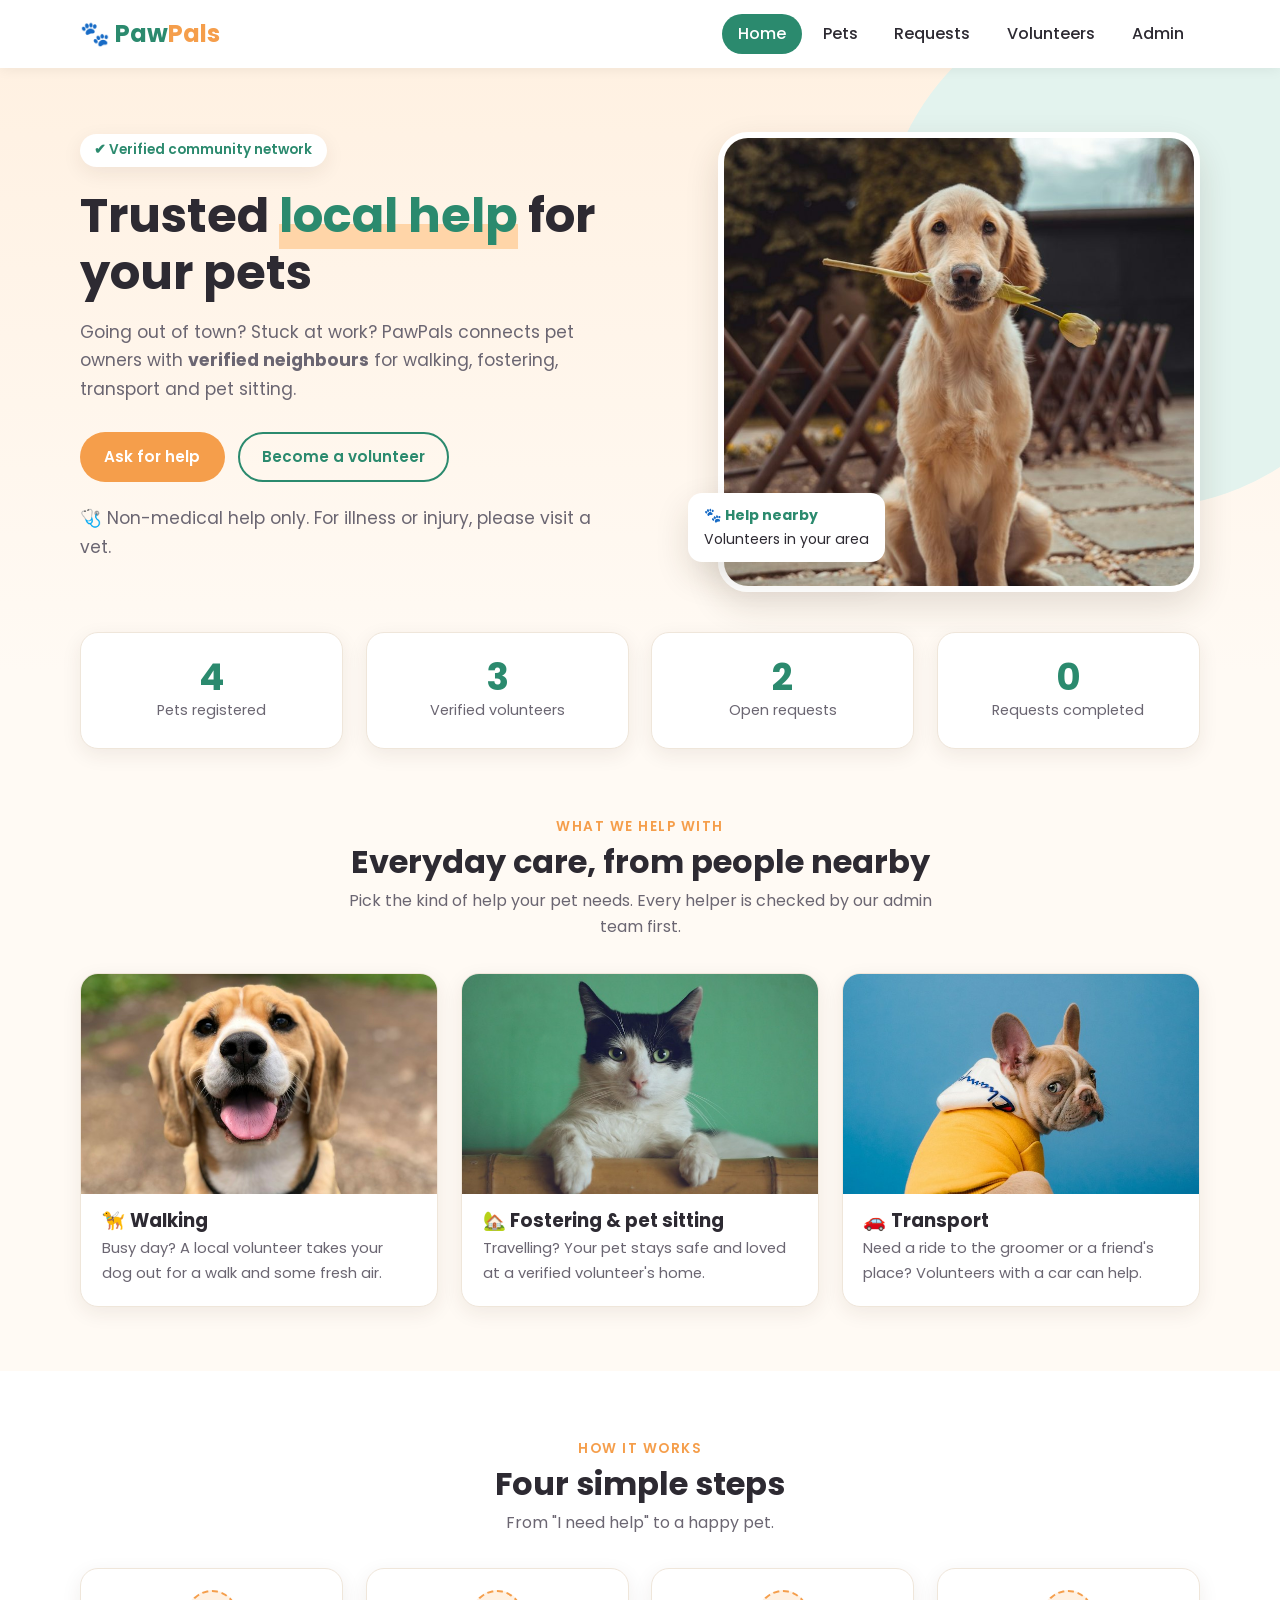
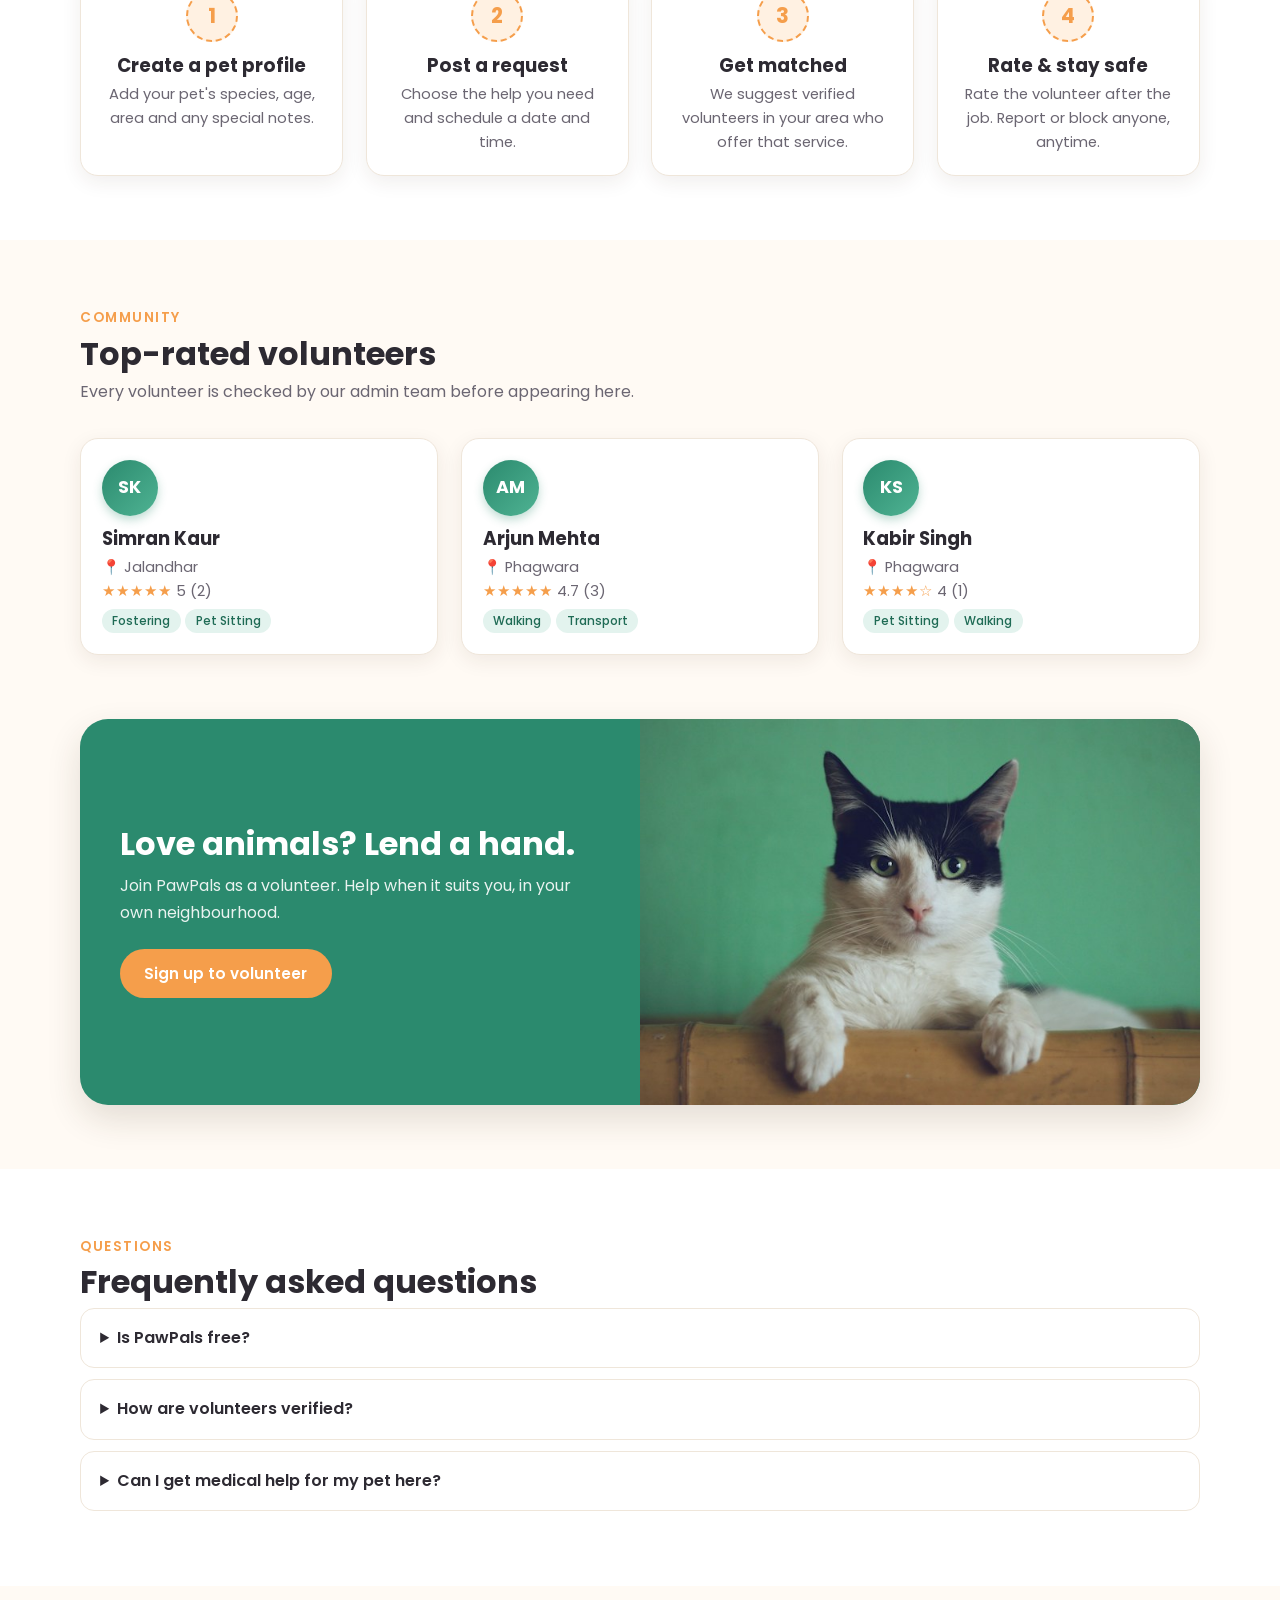
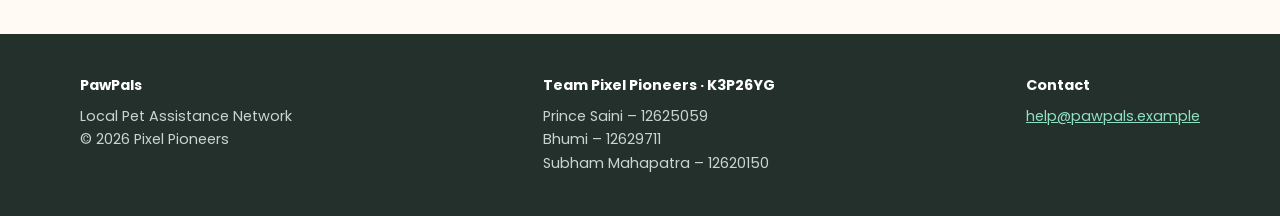
<file: index.html>
<!DOCTYPE html>
<!-- =====================================================================
     PawPals – Local Pet Assistance Network
     Page  : index.html (HOME)
     Team  : Pixel Pioneers (K3P26YG) – CSE326 Internet Programming
             Prince Saini (12625059) · Bhumi (12629711) · Subham Mahapatra (12620150)
     ---------------------------------------------------------------------
     All pages share:  style.css (design)  +  script.js (behaviour)
     The <header> and <footer> are copied on every page – if you edit
     the menu, change it on all 5 pages.
     ===================================================================== -->
<html lang="en">
<head>
  <!-- Character set + mobile-friendly viewport -->
  <meta charset="UTF-8">
  <meta name="viewport" content="width=device-width, initial-scale=1.0">
  <meta name="description" content="A verified community network for non-medical pet help: walking, fostering, transport and pet sitting.">
  <title>PawPals – Local Pet Assistance Network</title>
  <!-- Google Font "Poppins" (falls back to Arial when offline) -->
  <link rel="preconnect" href="https://fonts.googleapis.com">
  <link href="https://fonts.googleapis.com/css2?family=Poppins:wght@400;500;600;700&display=swap" rel="stylesheet">
  <link rel="stylesheet" href="style.css">
</head>

<!-- data-page tells script.js which page code to run -->
<body data-page="home">

  <!-- ===== HEADER / NAVIGATION (same on every page) ===== -->
  <header class="site-header">
    <div class="container">
      <a href="index.html" class="logo">Paw<span>Pals</span></a>
      <nav aria-label="Main menu">
        <ul class="nav-list">
          <li><a href="index.html" class="active">Home</a></li>
          <li><a href="pets.html">Pets</a></li>
          <li><a href="requests.html">Requests</a></li>
          <li><a href="volunteers.html">Volunteers</a></li>
          <li><a href="admin.html">Admin</a></li>
        </ul>
      </nav>
    </div>
  </header>

  <main>
    <!-- ===== HERO: text on the left, photo on the right (CSS Grid) ===== -->
    <section class="hero">
      <div class="container">
        <div>
          <span class="hero-pill">✔ Verified community network</span>
          <h1>Trusted <mark>local help</mark> for your pets</h1>
          <p>
            Going out of town? Stuck at work? PawPals connects pet owners with
            <strong>verified neighbours</strong> for walking, fostering, transport
            and pet sitting.
          </p>
          <div class="hero-buttons">
            <a href="requests.html" class="btn btn-accent">Ask for help</a>
            <a href="volunteers.html" class="btn btn-outline">Become a volunteer</a>
          </div>
          <p class="hero-note">🩺 Non-medical help only. For illness or injury, please visit a vet.</p>
        </div>

        <!-- figure = an image with its own meaning (Unit 2 semantic tag) -->
        <figure class="hero-photo">
          <img src="hero-dog.jpg" alt="Golden retriever puppy holding a yellow tulip">
          <!-- floating card is placed with position: absolute -->
          <figcaption class="float-card">
            <strong>🐾 Help nearby</strong>
            Volunteers in your area
          </figcaption>
        </figure>
      </div>
    </section>

    <!-- ===== LIVE STATISTICS (numbers filled in by script.js → initHome) ===== -->
    <section class="stats">
      <div class="container grid">
        <div class="card stat"><strong id="stat-pets">0</strong><span>Pets registered</span></div>
        <div class="card stat"><strong id="stat-volunteers">0</strong><span>Verified volunteers</span></div>
        <div class="card stat"><strong id="stat-open">0</strong><span>Open requests</span></div>
        <div class="card stat"><strong id="stat-done">0</strong><span>Requests completed</span></div>
      </div>
    </section>

    <!-- ===== SERVICES: three photo cards ===== -->
    <section class="section">
      <div class="container center">
        <span class="eyebrow">What we help with</span>
        <h2>Everyday care, from people nearby</h2>
        <p class="section-intro">Pick the kind of help your pet needs. Every helper is checked by our admin team first.</p>

        <div class="grid" style="text-align:left;">
          <!-- The extra class (walk / foster / transport) picks the emoji in CSS -->
          <article class="card service-card walk">
            <div class="card-photo"><img src="walking-dog.jpg" alt="Happy beagle outdoors"></div>
            <h3>Walking</h3>
            <p>Busy day? A local volunteer takes your dog out for a walk and some fresh air.</p>
          </article>
          <article class="card service-card foster">
            <div class="card-photo"><img src="cat.jpg" alt="Black and white cat resting on a shelf"></div>
            <h3>Fostering &amp; pet sitting</h3>
            <p>Travelling? Your pet stays safe and loved at a verified volunteer's home.</p>
          </article>
          <article class="card service-card transport">
            <div class="card-photo"><img src="transport-dog.jpg" alt="French bulldog in a yellow hoodie"></div>
            <h3>Transport</h3>
            <p>Need a ride to the groomer or a friend's place? Volunteers with a car can help.</p>
          </article>
        </div>
      </div>
    </section>

    <!-- ===== HOW IT WORKS (steps numbered by a CSS counter) ===== -->
    <section class="section section-white">
      <div class="container center">
        <span class="eyebrow">How it works</span>
        <h2>Four simple steps</h2>
        <p class="section-intro">From "I need help" to a happy pet.</p>
        <div class="grid steps">
          <article class="card step">
            <h3>Create a pet profile</h3>
            <p>Add your pet's species, age, area and any special notes.</p>
          </article>
          <article class="card step">
            <h3>Post a request</h3>
            <p>Choose the help you need and schedule a date and time.</p>
          </article>
          <article class="card step">
            <h3>Get matched</h3>
            <p>We suggest verified volunteers in your area who offer that service.</p>
          </article>
          <article class="card step">
            <h3>Rate &amp; stay safe</h3>
            <p>Rate the volunteer after the job. Report or block anyone, anytime.</p>
          </article>
        </div>
      </div>
    </section>

    <!-- ===== TOP VOLUNTEERS (cards generated by script.js) ===== -->
    <section class="section">
      <div class="container">
        <span class="eyebrow">Community</span>
        <h2>Top-rated volunteers</h2>
        <p class="section-intro">Every volunteer is checked by our admin team before appearing here.</p>
        <div class="grid" id="top-volunteers">
          <!-- volunteer cards are inserted here -->
        </div>
      </div>
    </section>

    <!-- ===== CALL TO ACTION band ===== -->
    <section class="section" style="padding-top:0;">
      <div class="container">
        <div class="cta">
          <div class="cta-text">
            <h2>Love animals? Lend a hand.</h2>
            <p>Join PawPals as a volunteer. Help when it suits you, in your own neighbourhood.</p>
            <a href="volunteers.html" class="btn btn-accent">Sign up to volunteer</a>
          </div>
          <img src="cat.jpg" alt="Curious cat looking at the camera">
        </div>
      </div>
    </section>

    <!-- ===== FAQ using <details> / <summary> (Unit 2) ===== -->
    <section class="section section-white">
      <div class="container">
        <span class="eyebrow">Questions</span>
        <h2>Frequently asked questions</h2>
        <details>
          <summary>Is PawPals free?</summary>
          <p>Yes. It is a community network run by volunteers.</p>
        </details>
        <details>
          <summary>How are volunteers verified?</summary>
          <p>An admin checks each new volunteer profile before it becomes visible or can be matched.</p>
        </details>
        <details>
          <summary>Can I get medical help for my pet here?</summary>
          <p>No. PawPals is only for non-medical help. Please contact a registered vet for health issues.</p>
        </details>
      </div>
    </section>
  </main>

  <!-- ===== FOOTER (same on every page) ===== -->
  <footer class="site-footer">
    <div class="container">
      <div>
        <h4>PawPals</h4>
        <p>Local Pet Assistance Network<br>&copy; <span id="year">2026</span> Pixel Pioneers</p>
      </div>
      <div>
        <h4>Team Pixel Pioneers · K3P26YG</h4>
        <ul>
          <li>Prince Saini – 12625059</li>
          <li>Bhumi – 12629711</li>
          <li>Subham Mahapatra – 12620150</li>
        </ul>
      </div>
      <address>
        <h4>Contact</h4>
        <a href="mailto:help@pawpals.example">help@pawpals.example</a>
      </address>
    </div>
  </footer>

  <!-- JavaScript loaded last so the HTML exists before it runs -->
  <script src="script.js"></script>
</body>
</html>
</file>
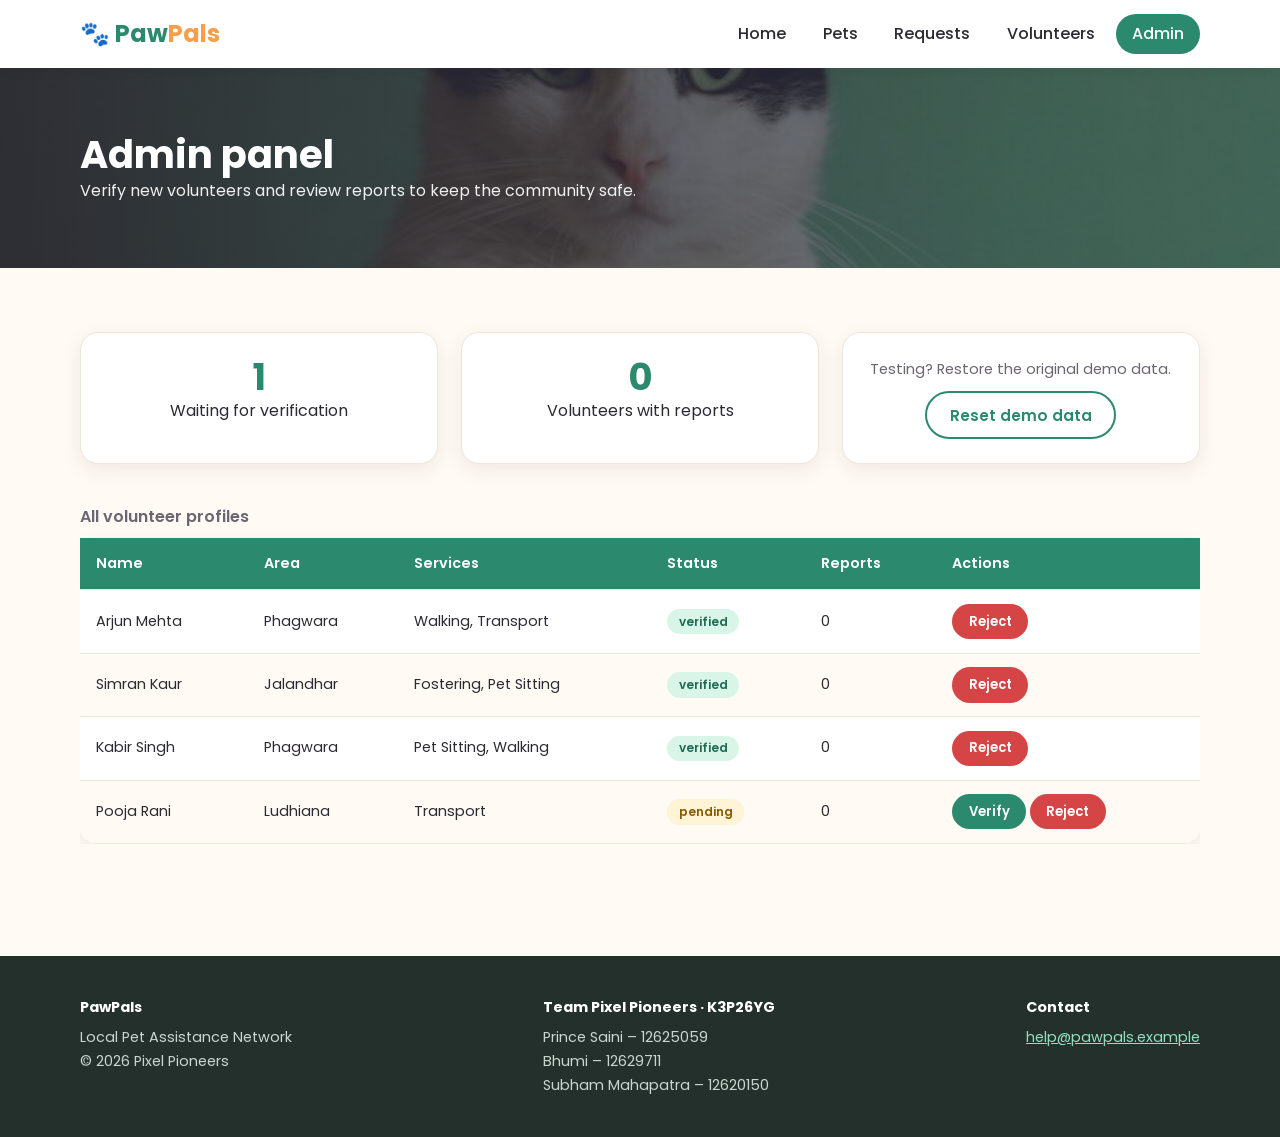
<file: admin.html>
<!DOCTYPE html>
<!-- =====================================================================
     Page  : admin.html  –  ADMIN VERIFICATION
     Admin can verify / reject volunteers, see report counts, unblock,
     and reset the demo data. Logic lives in script.js → section 8.
     (A real site would protect this page with a login.)
     ===================================================================== -->
<html lang="en">
<head>
  <meta charset="UTF-8">
  <meta name="viewport" content="width=device-width, initial-scale=1.0">
  <title>Admin – PawPals</title>
  <!-- Google Font "Poppins" (falls back to Arial when offline) -->
  <link rel="preconnect" href="https://fonts.googleapis.com">
  <link href="https://fonts.googleapis.com/css2?family=Poppins:wght@400;500;600;700&display=swap" rel="stylesheet">
  <link rel="stylesheet" href="style.css">
</head>
<body data-page="admin">

  <!-- ===== HEADER ===== -->
  <header class="site-header">
    <div class="container">
      <a href="index.html" class="logo">Paw<span>Pals</span></a>
      <nav aria-label="Main menu">
        <ul class="nav-list">
          <li><a href="index.html">Home</a></li>
          <li><a href="pets.html">Pets</a></li>
          <li><a href="requests.html">Requests</a></li>
          <li><a href="volunteers.html">Volunteers</a></li>
          <li><a href="admin.html" class="active">Admin</a></li>
        </ul>
      </nav>
    </div>
  </header>

  <main>
    <!-- Banner photo is chosen by the "banner-admin" class in style.css -->
    <section class="page-banner banner-admin">
      <div class="container">
        <h1>Admin panel</h1>
        <p>Verify new volunteers and review reports to keep the community safe.</p>
      </div>
    </section>

    <!-- ===== SUMMARY CARDS ===== -->
    <section class="section" style="padding-bottom:1rem;">
      <div class="container grid">
        <div class="card stat"><strong id="admin-pending">0</strong>Waiting for verification</div>
        <div class="card stat"><strong id="admin-reported">0</strong>Volunteers with reports</div>
        <div class="card stat">
          <p style="margin-bottom:0.6rem;">Testing? Restore the original demo data.</p>
          <button class="btn btn-outline" onclick="resetDemoData()">Reset demo data</button>
        </div>
      </div>
    </section>

    <!-- ===== VERIFICATION TABLE ===== -->
    <section class="section" style="padding-top:1rem;">
      <div class="container table-wrap">
        <table>
          <caption>All volunteer profiles</caption>
          <thead>
            <tr>
              <th scope="col">Name</th>
              <th scope="col">Area</th>
              <th scope="col">Services</th>
              <th scope="col">Status</th>
              <th scope="col">Reports</th>
              <th scope="col">Actions</th>
            </tr>
          </thead>
          <tbody id="admin-table-body">
            <!-- rows inserted by renderAdmin() -->
          </tbody>
        </table>
      </div>
    </section>
  </main>

  <!-- ===== FOOTER ===== -->
  <footer class="site-footer">
    <div class="container">
      <div>
        <h4>PawPals</h4>
        <p>Local Pet Assistance Network<br>&copy; <span id="year">2026</span> Pixel Pioneers</p>
      </div>
      <div>
        <h4>Team Pixel Pioneers · K3P26YG</h4>
        <ul>
          <li>Prince Saini – 12625059</li>
          <li>Bhumi – 12629711</li>
          <li>Subham Mahapatra – 12620150</li>
        </ul>
      </div>
      <address>
        <h4>Contact</h4>
        <a href="mailto:help@pawpals.example">help@pawpals.example</a>
      </address>
    </div>
  </footer>

  <script src="script.js"></script>
</body>
</html>
</file>
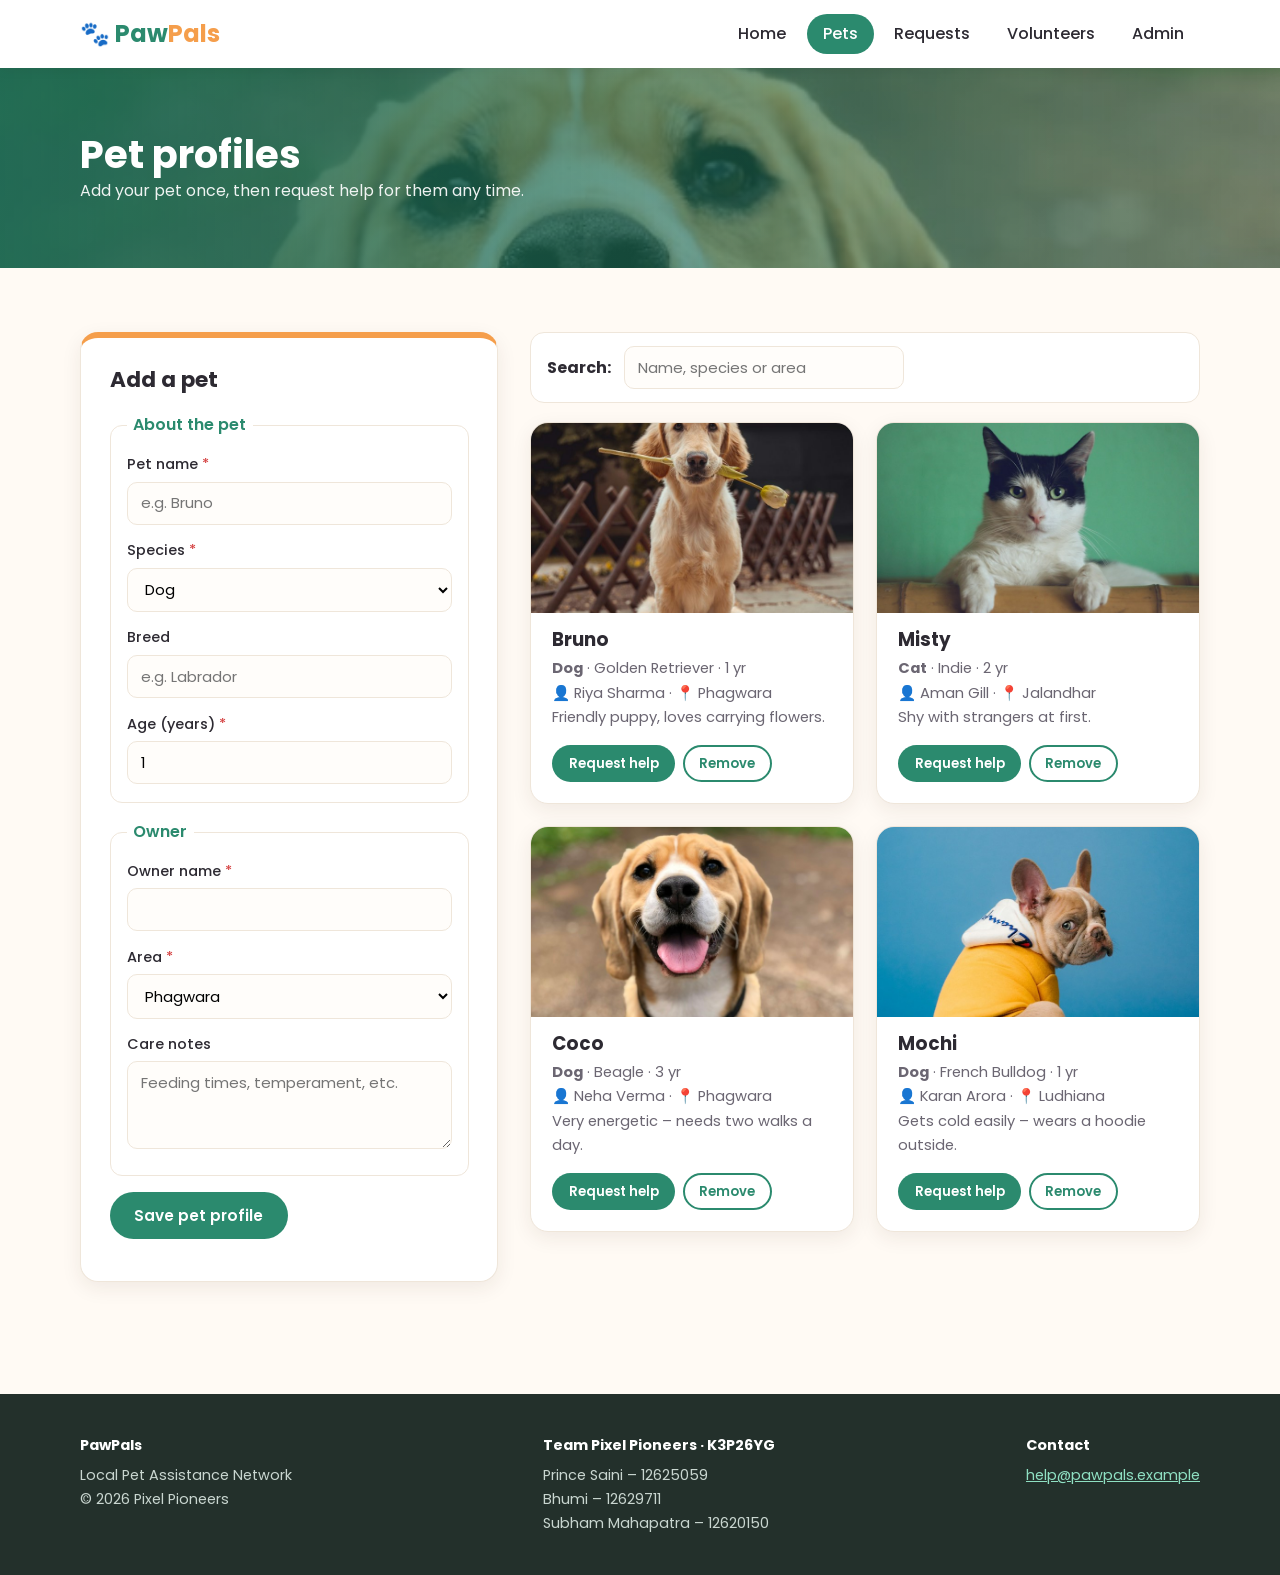
<file: pets.html>
<!DOCTYPE html>
<!-- =====================================================================
     Page  : pets.html  –  PET PROFILES
     Left  : form to add a pet profile
     Right : search box + list of pet cards (built by script.js → section 5)
     ===================================================================== -->
<html lang="en">
<head>
  <meta charset="UTF-8">
  <meta name="viewport" content="width=device-width, initial-scale=1.0">
  <title>Pet Profiles – PawPals</title>
  <!-- Google Font "Poppins" (falls back to Arial when offline) -->
  <link rel="preconnect" href="https://fonts.googleapis.com">
  <link href="https://fonts.googleapis.com/css2?family=Poppins:wght@400;500;600;700&display=swap" rel="stylesheet">
  <link rel="stylesheet" href="style.css">
</head>
<body data-page="pets">

  <!-- ===== HEADER (same on every page; "active" class moves) ===== -->
  <header class="site-header">
    <div class="container">
      <a href="index.html" class="logo">Paw<span>Pals</span></a>
      <nav aria-label="Main menu">
        <ul class="nav-list">
          <li><a href="index.html">Home</a></li>
          <li><a href="pets.html" class="active">Pets</a></li>
          <li><a href="requests.html">Requests</a></li>
          <li><a href="volunteers.html">Volunteers</a></li>
          <li><a href="admin.html">Admin</a></li>
        </ul>
      </nav>
    </div>
  </header>

  <main>
    <!-- Banner photo is chosen by the "banner-pets" class in style.css -->
    <section class="page-banner banner-pets">
      <div class="container">
        <h1>Pet profiles</h1>
        <p>Add your pet once, then request help for them any time.</p>
      </div>
    </section>

    <section class="section">
      <div class="container two-col">

        <!-- ===== ADD-PET FORM =====
             "required" makes the browser check the field before submit.
             The id on each input is used by script.js to read the value. -->
        <form id="pet-form" class="form-card">
          <h3>Add a pet</h3>

          <fieldset>
            <legend>About the pet</legend>

            <div class="form-group">
              <label for="pet-name" class="required">Pet name</label>
              <input type="text" id="pet-name" placeholder="e.g. Bruno" required maxlength="30">
            </div>

            <div class="form-group">
              <label for="pet-species" class="required">Species</label>
              <select id="pet-species" required>
                <option>Dog</option>
                <option>Cat</option>
                <option>Bird</option>
                <option>Rabbit</option>
                <option>Other</option>
              </select>
            </div>

            <div class="form-group">
              <label for="pet-breed">Breed</label>
              <input type="text" id="pet-breed" placeholder="e.g. Labrador">
            </div>

            <div class="form-group">
              <label for="pet-age" class="required">Age (years)</label>
              <input type="number" id="pet-age" min="0" max="30" value="1" required>
            </div>
          </fieldset>

          <fieldset>
            <legend>Owner</legend>

            <div class="form-group">
              <label for="pet-owner" class="required">Owner name</label>
              <input type="text" id="pet-owner" required>
            </div>

            <div class="form-group">
              <label for="pet-area" class="required">Area</label>
              <!-- options are added by script.js from the AREAS array -->
              <select id="pet-area" required></select>
            </div>

            <div class="form-group">
              <label for="pet-notes">Care notes</label>
              <textarea id="pet-notes" rows="3" placeholder="Feeding times, temperament, etc."></textarea>
            </div>
          </fieldset>

          <button type="submit" class="btn">Save pet profile</button>
          <p id="pet-msg" class="form-msg" role="status"></p>
        </form>

        <!-- ===== PET LIST ===== -->
        <div>
          <div class="toolbar">
            <label for="pet-search"><strong>Search:</strong></label>
            <input type="search" id="pet-search" placeholder="Name, species or area" style="max-width:280px;">
          </div>
          <div id="pet-list" class="grid">
            <!-- pet cards are inserted here by renderPets() -->
          </div>
        </div>

      </div>
    </section>
  </main>

  <!-- ===== FOOTER (same on every page) ===== -->
  <footer class="site-footer">
    <div class="container">
      <div>
        <h4>PawPals</h4>
        <p>Local Pet Assistance Network<br>&copy; <span id="year">2026</span> Pixel Pioneers</p>
      </div>
      <div>
        <h4>Team Pixel Pioneers · K3P26YG</h4>
        <ul>
          <li>Prince Saini – 12625059</li>
          <li>Bhumi – 12629711</li>
          <li>Subham Mahapatra – 12620150</li>
        </ul>
      </div>
      <address>
        <h4>Contact</h4>
        <a href="mailto:help@pawpals.example">help@pawpals.example</a>
      </address>
    </div>
  </footer>

  <script src="script.js"></script>
</body>
</html>
</file>
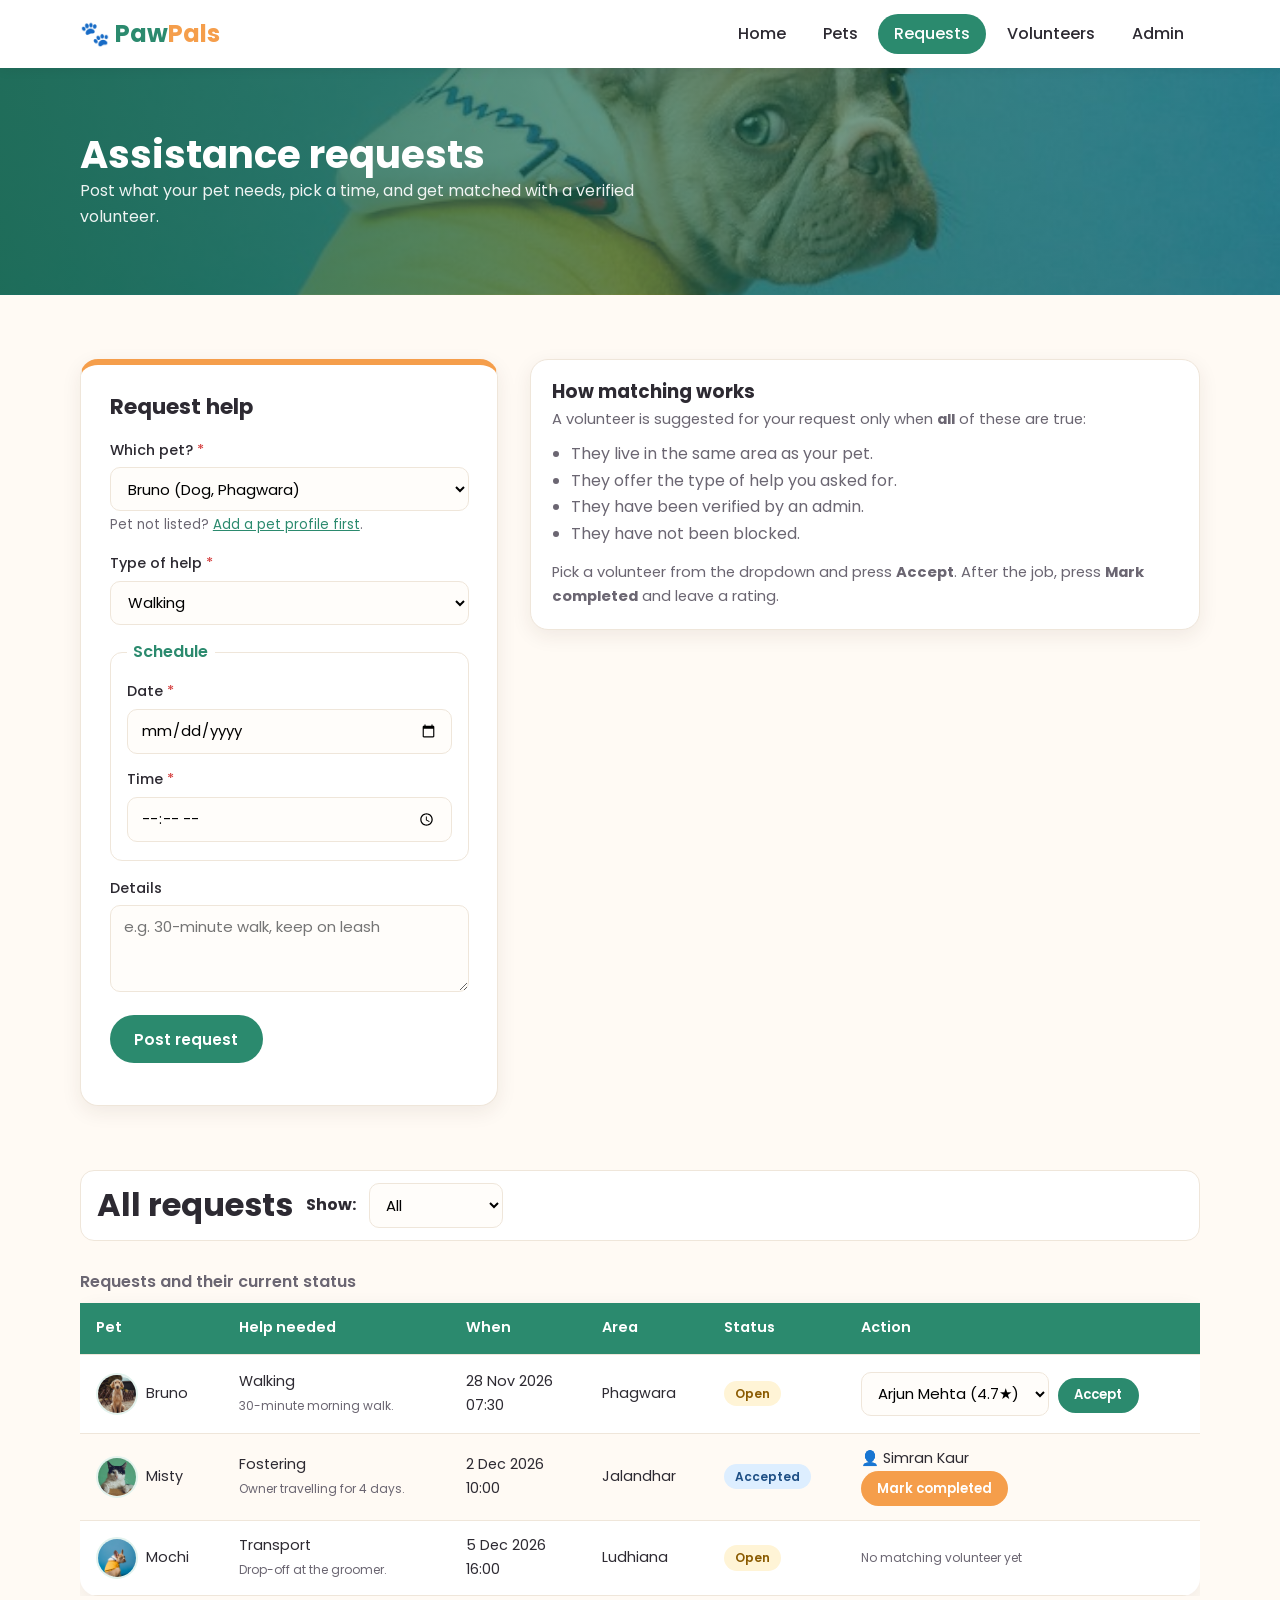
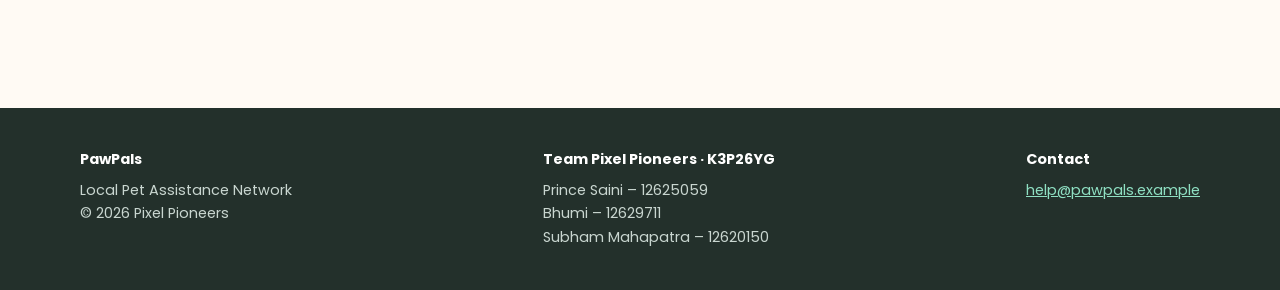
<file: requests.html>
<!DOCTYPE html>
<!-- =====================================================================
     Page  : requests.html  –  ASSISTANCE REQUESTS
     Features: post request + scheduling (date/time), automatic matching,
               acceptance, mark completed, rating.
     Logic lives in script.js → section 7.
     ===================================================================== -->
<html lang="en">
<head>
  <meta charset="UTF-8">
  <meta name="viewport" content="width=device-width, initial-scale=1.0">
  <title>Assistance Requests – PawPals</title>
  <!-- Google Font "Poppins" (falls back to Arial when offline) -->
  <link rel="preconnect" href="https://fonts.googleapis.com">
  <link href="https://fonts.googleapis.com/css2?family=Poppins:wght@400;500;600;700&display=swap" rel="stylesheet">
  <link rel="stylesheet" href="style.css">
</head>
<body data-page="requests">

  <!-- ===== HEADER ===== -->
  <header class="site-header">
    <div class="container">
      <a href="index.html" class="logo">Paw<span>Pals</span></a>
      <nav aria-label="Main menu">
        <ul class="nav-list">
          <li><a href="index.html">Home</a></li>
          <li><a href="pets.html">Pets</a></li>
          <li><a href="requests.html" class="active">Requests</a></li>
          <li><a href="volunteers.html">Volunteers</a></li>
          <li><a href="admin.html">Admin</a></li>
        </ul>
      </nav>
    </div>
  </header>

  <main>
    <!-- Banner photo is chosen by the "banner-requests" class in style.css -->
    <section class="page-banner banner-requests">
      <div class="container">
        <h1>Assistance requests</h1>
        <p>Post what your pet needs, pick a time, and get matched with a verified volunteer.</p>
      </div>
    </section>

    <section class="section">
      <div class="container two-col">

        <!-- ===== NEW REQUEST FORM ===== -->
        <form id="req-form" class="form-card">
          <h3>Request help</h3>

          <div class="form-group">
            <label for="req-pet" class="required">Which pet?</label>
            <!-- filled from the pets array by script.js -->
            <select id="req-pet" required></select>
            <small>Pet not listed? <a href="pets.html">Add a pet profile first</a>.</small>
          </div>

          <div class="form-group">
            <label for="req-type" class="required">Type of help</label>
            <select id="req-type" required></select>
          </div>

          <!-- Scheduling: date + time inputs -->
          <fieldset>
            <legend>Schedule</legend>
            <div class="form-group">
              <label for="req-date" class="required">Date</label>
              <input type="date" id="req-date" required>
            </div>
            <div class="form-group">
              <label for="req-time" class="required">Time</label>
              <input type="time" id="req-time" required>
            </div>
          </fieldset>

          <div class="form-group">
            <label for="req-notes">Details</label>
            <textarea id="req-notes" rows="3" placeholder="e.g. 30-minute walk, keep on leash"></textarea>
          </div>

          <button type="submit" class="btn">Post request</button>
          <p id="req-msg" class="form-msg" role="status"></p>
        </form>

        <!-- ===== SIDE INFO (aside = related but separate content) ===== -->
        <aside class="card">
          <h3>How matching works</h3>
          <p>A volunteer is suggested for your request only when <strong>all</strong> of these are true:</p>
          <ul style="margin:0.6rem 0 0 1.2rem;color:var(--muted);">
            <li>They live in the same area as your pet.</li>
            <li>They offer the type of help you asked for.</li>
            <li>They have been verified by an admin.</li>
            <li>They have not been blocked.</li>
          </ul>
          <p style="margin-top:0.8rem;">Pick a volunteer from the dropdown and press <strong>Accept</strong>.
            After the job, press <strong>Mark completed</strong> and leave a rating.</p>
        </aside>

      </div>
    </section>

    <!-- ===== REQUESTS TABLE ===== -->
    <section class="section" style="padding-top:0;">
      <div class="container">
        <div class="toolbar">
          <h2 style="margin:0;">All requests</h2>
          <label for="req-filter-status"><strong>Show:</strong></label>
          <select id="req-filter-status" style="width:auto;">
            <option>All</option>
            <!-- Open / Accepted / Completed added by script.js -->
          </select>
        </div>

        <div class="table-wrap">
          <table>
            <caption>Requests and their current status</caption>
            <thead>
              <tr>
                <th scope="col">Pet</th>
                <th scope="col">Help needed</th>
                <th scope="col">When</th>
                <th scope="col">Area</th>
                <th scope="col">Status</th>
                <th scope="col">Action</th>
              </tr>
            </thead>
            <tbody id="req-table-body">
              <!-- rows inserted by renderRequests() -->
            </tbody>
          </table>
        </div>
      </div>
    </section>
  </main>

  <!-- ===== FOOTER ===== -->
  <footer class="site-footer">
    <div class="container">
      <div>
        <h4>PawPals</h4>
        <p>Local Pet Assistance Network<br>&copy; <span id="year">2026</span> Pixel Pioneers</p>
      </div>
      <div>
        <h4>Team Pixel Pioneers · K3P26YG</h4>
        <ul>
          <li>Prince Saini – 12625059</li>
          <li>Bhumi – 12629711</li>
          <li>Subham Mahapatra – 12620150</li>
        </ul>
      </div>
      <address>
        <h4>Contact</h4>
        <a href="mailto:help@pawpals.example">help@pawpals.example</a>
      </address>
    </div>
  </footer>

  <script src="script.js"></script>
</body>
</html>
</file>
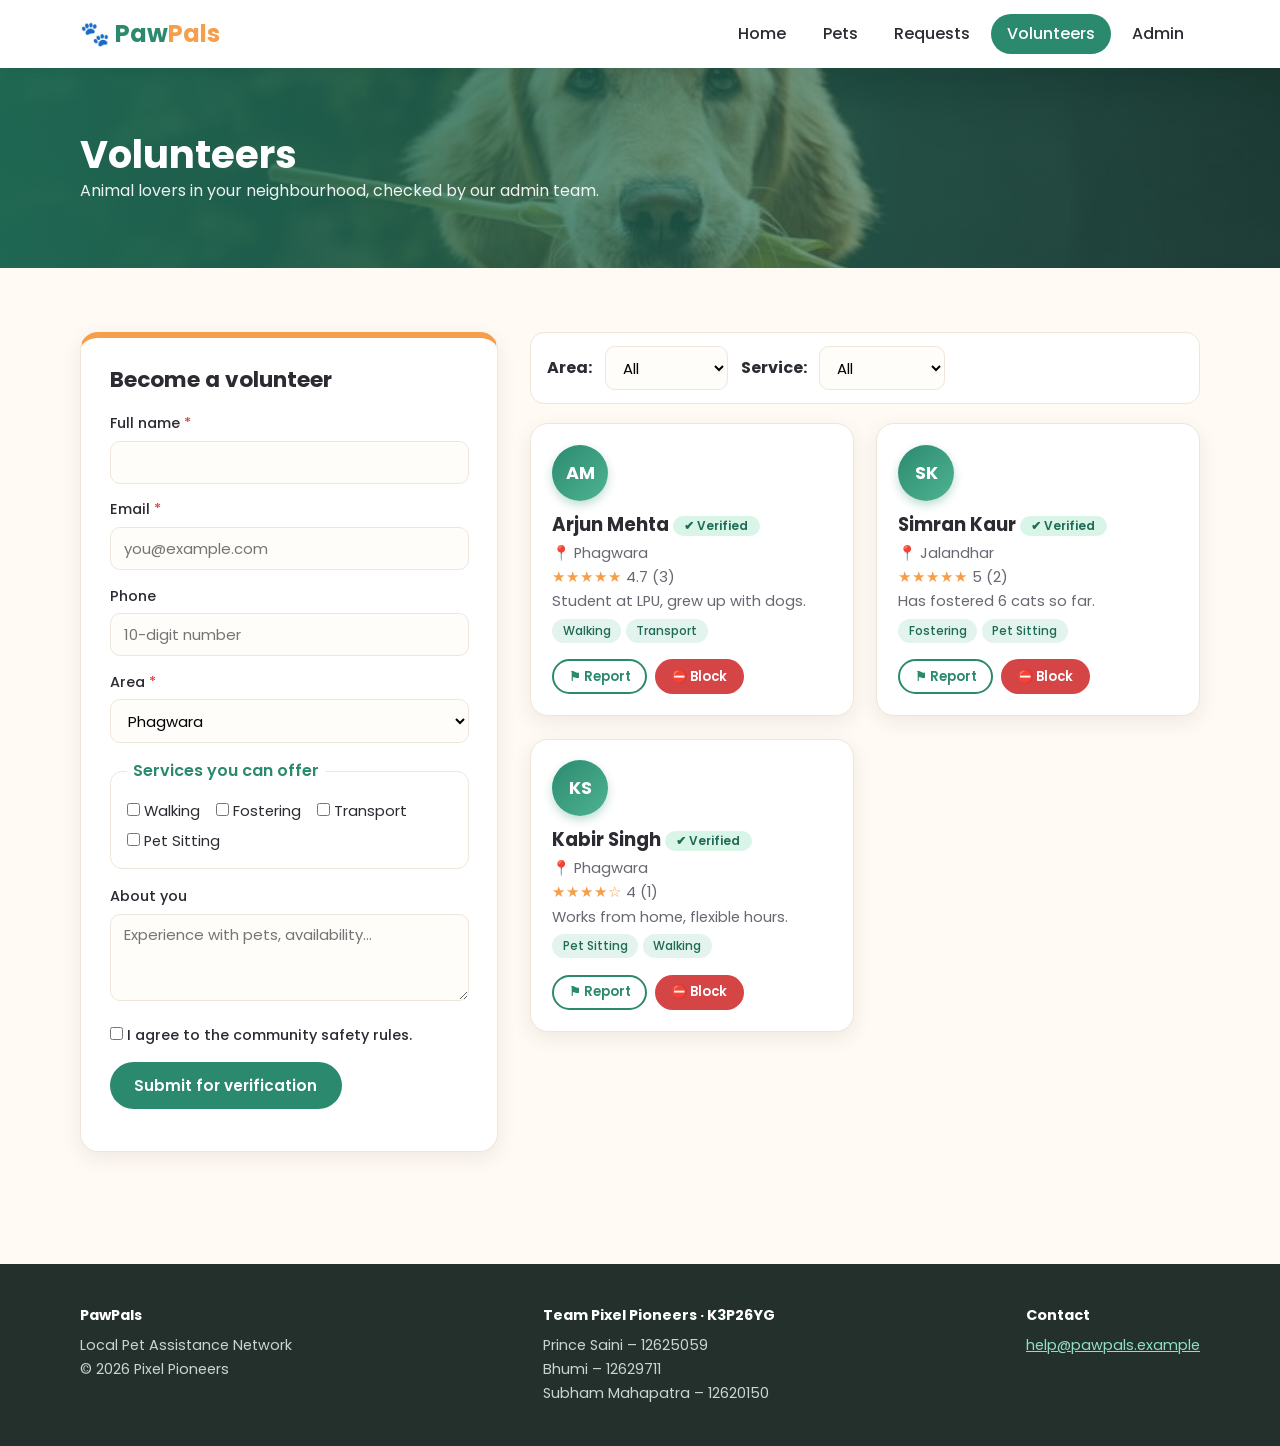
<file: volunteers.html>
<!DOCTYPE html>
<!-- =====================================================================
     Page  : volunteers.html  –  VOLUNTEER PROFILES
     Left  : sign-up form (new volunteers start as "pending")
     Right : filters + verified volunteer cards with Report / Block
     Logic lives in script.js → section 6.
     ===================================================================== -->
<html lang="en">
<head>
  <meta charset="UTF-8">
  <meta name="viewport" content="width=device-width, initial-scale=1.0">
  <title>Volunteers – PawPals</title>
  <!-- Google Font "Poppins" (falls back to Arial when offline) -->
  <link rel="preconnect" href="https://fonts.googleapis.com">
  <link href="https://fonts.googleapis.com/css2?family=Poppins:wght@400;500;600;700&display=swap" rel="stylesheet">
  <link rel="stylesheet" href="style.css">
</head>
<body data-page="volunteers">

  <!-- ===== HEADER ===== -->
  <header class="site-header">
    <div class="container">
      <a href="index.html" class="logo">Paw<span>Pals</span></a>
      <nav aria-label="Main menu">
        <ul class="nav-list">
          <li><a href="index.html">Home</a></li>
          <li><a href="pets.html">Pets</a></li>
          <li><a href="requests.html">Requests</a></li>
          <li><a href="volunteers.html" class="active">Volunteers</a></li>
          <li><a href="admin.html">Admin</a></li>
        </ul>
      </nav>
    </div>
  </header>

  <main>
    <!-- Banner photo is chosen by the "banner-volunteers" class in style.css -->
    <section class="page-banner banner-volunteers">
      <div class="container">
        <h1>Volunteers</h1>
        <p>Animal lovers in your neighbourhood, checked by our admin team.</p>
      </div>
    </section>

    <section class="section">
      <div class="container two-col">

        <!-- ===== SIGN-UP FORM ===== -->
        <form id="vol-form" class="form-card">
          <h3>Become a volunteer</h3>

          <div class="form-group">
            <label for="vol-name" class="required">Full name</label>
            <input type="text" id="vol-name" required minlength="3">
          </div>

          <div class="form-group">
            <label for="vol-email" class="required">Email</label>
            <input type="email" id="vol-email" placeholder="you@example.com" required>
          </div>

          <div class="form-group">
            <label for="vol-phone">Phone</label>
            <!-- pattern = exactly 10 digits -->
            <input type="tel" id="vol-phone" pattern="[0-9]{10}" placeholder="10-digit number">
          </div>

          <div class="form-group">
            <label for="vol-area" class="required">Area</label>
            <select id="vol-area" required></select>
          </div>

          <fieldset>
            <legend>Services you can offer</legend>
            <!-- checkboxes are built by script.js from the SERVICES array -->
            <div id="vol-services" class="check-row"></div>
          </fieldset>

          <div class="form-group">
            <label for="vol-about">About you</label>
            <textarea id="vol-about" rows="3" placeholder="Experience with pets, availability…"></textarea>
          </div>

          <div class="form-group">
            <label><input type="checkbox" required> I agree to the community safety rules.</label>
          </div>

          <button type="submit" class="btn">Submit for verification</button>
          <p id="vol-msg" class="form-msg" role="status"></p>
        </form>

        <!-- ===== VOLUNTEER LIST ===== -->
        <div>
          <div class="toolbar">
            <label for="vol-filter-area"><strong>Area:</strong></label>
            <select id="vol-filter-area" style="width:auto;">
              <option>All</option>
            </select>

            <label for="vol-filter-service"><strong>Service:</strong></label>
            <select id="vol-filter-service" style="width:auto;">
              <option>All</option>
              <option>Walking</option>
              <option>Fostering</option>
              <option>Transport</option>
              <option>Pet Sitting</option>
            </select>
          </div>

          <div id="vol-list" class="grid">
            <!-- volunteer cards inserted by renderVolunteers() -->
          </div>
        </div>

      </div>
    </section>
  </main>

  <!-- ===== FOOTER ===== -->
  <footer class="site-footer">
    <div class="container">
      <div>
        <h4>PawPals</h4>
        <p>Local Pet Assistance Network<br>&copy; <span id="year">2026</span> Pixel Pioneers</p>
      </div>
      <div>
        <h4>Team Pixel Pioneers · K3P26YG</h4>
        <ul>
          <li>Prince Saini – 12625059</li>
          <li>Bhumi – 12629711</li>
          <li>Subham Mahapatra – 12620150</li>
        </ul>
      </div>
      <address>
        <h4>Contact</h4>
        <a href="mailto:help@pawpals.example">help@pawpals.example</a>
      </address>
    </div>
  </footer>

  <script src="script.js"></script>
</body>
</html>
</file>
<file: style.css>
/* =====================================================================
   PawPals – Local Pet Assistance Network
   File   : style.css  (ONE stylesheet shared by every page)
   Team   : Pixel Pioneers (K3P26YG) – CSE326 Internet Programming
   ---------------------------------------------------------------------
   HOW THIS FILE IS ORGANISED (search for the numbers to jump around)
     1. CSS Variables (change colours/fonts for the WHOLE site here)
     2. Reset & base typography
     3. Header + navigation (Flexbox, position: sticky)
     4. Buttons (pseudo-classes :hover :focus, transitions)
     5. Hero section (home page) + page banners (background images)
     6. Cards & grids (CSS Grid, box model, box-shadow, images)
     7. Badges / status labels (attribute selectors)
     8. Forms (form styling, :focus, :user-invalid, attribute selectors)
     9. Tables
    10. FAQ + Footer
    11. Animations (@keyframes)
    12. Responsive design (@media queries)

   Photos live in the  folder. To swap a photo, replace the file
   with one of the same name, or change the path where it is used.
   ===================================================================== */


/* ---------- 1. CSS VARIABLES ----------------------------------------
   Variables are declared on :root so every element can use them.
   Want a new theme? Just change the values below.                    */
:root {
  --primary: #2b8a6e;        /* main teal-green – buttons, links       */
  --primary-dark: #1f6b55;   /* darker green for hover states          */
  --primary-light: #e3f3ee;  /* pale green backgrounds                 */
  --accent: #f59e4b;         /* warm orange highlight                  */
  --accent-light: #fff1e2;   /* pale orange backgrounds                */
  --danger: #d64545;         /* red for report / block / reject        */
  --bg: #fffaf4;             /* cream page background                  */
  --card: #ffffff;           /* card background                        */
  --text: #2d2a32;           /* main text colour                       */
  --muted: #6b6672;          /* grey secondary text                    */
  --border: #efe6da;         /* soft beige border colour               */
  --radius: 18px;            /* rounded corners                        */
  --shadow: 0 6px 20px rgba(60, 40, 20, 0.08);
  --shadow-big: 0 14px 34px rgba(60, 40, 20, 0.14);
  /* Poppins is loaded from Google Fonts in each HTML <head>.
     If you are offline, the browser falls back to Segoe UI / Arial.  */
  --font: "Poppins", "Segoe UI", Arial, sans-serif;
}


/* ---------- 2. RESET & BASE ----------------------------------------- */
* {
  margin: 0;
  padding: 0;
  box-sizing: border-box;    /* width now INCLUDES padding + border    */
}

body {
  font-family: var(--font);
  font-size: 16px;
  line-height: 1.65;         /* unitless = 1.65 × font-size            */
  color: var(--text);
  background-color: var(--bg);
}

h1, h2, h3 { line-height: 1.2; font-weight: 700; }
h2 { font-size: 2rem; margin-bottom: 0.4rem; }
h3 { font-size: 1.15rem; }

a   { color: var(--primary); }
img { max-width: 100%; display: block; }   /* images never overflow */

/* Centres page content and limits its width */
.container {
  width: 90%;
  max-width: 1120px;
  margin: 0 auto;            /* auto left/right margin = centred       */
}

/* Every <section> gets vertical breathing room */
.section       { padding: 4rem 0; }
.section-white { background-color: #fff; }

/* Small coloured label above section headings */
.eyebrow {
  display: inline-block;
  color: var(--accent);
  font-weight: 600;
  font-size: 0.85rem;
  text-transform: uppercase;
  letter-spacing: 1.5px;
  margin-bottom: 0.3rem;
}

.section-intro {
  color: var(--muted);
  margin-bottom: 2rem;
  max-width: 600px;
}

.center { text-align: center; }
.center .section-intro { margin-left: auto; margin-right: auto; }


/* ---------- 3. HEADER & NAVIGATION ----------------------------------
   position: sticky keeps the header at the top while scrolling.
   display: flex puts logo and menu on one line.                       */
.site-header {
  position: sticky;
  top: 0;
  z-index: 10;               /* stay above other content               */
  background-color: rgba(255, 255, 255, 0.95);
  box-shadow: 0 2px 12px rgba(0, 0, 0, 0.06);
}

.site-header .container {
  display: flex;
  justify-content: space-between;   /* logo left, menu right           */
  align-items: center;
  flex-wrap: wrap;
  gap: 0.75rem;
  padding: 0.85rem 0;
}

.logo {
  font-size: 1.5rem;
  font-weight: 700;
  color: var(--primary);
  text-decoration: none;
}

/* Pseudo-element ::before adds the paw icon without extra HTML */
.logo::before { content: "🐾 "; }

/* Second word of the logo in orange: <span>Pals</span> */
.logo span { color: var(--accent); }

.nav-list {
  display: flex;
  gap: 0.3rem;
  list-style: none;
  flex-wrap: wrap;
}

.nav-list a {
  display: block;
  padding: 0.45rem 1rem;
  color: var(--text);
  font-weight: 500;
  text-decoration: none;
  border-radius: 999px;      /* pill shape                             */
  transition: background-color 0.25s, color 0.25s;
}

.nav-list a:hover { background-color: var(--primary-light); color: var(--primary); }

/* "active" class marks the page you are on */
.nav-list a.active { background-color: var(--primary); color: #fff; }


/* ---------- 4. BUTTONS ---------------------------------------------- */
.btn {
  display: inline-block;
  padding: 0.65rem 1.4rem;
  border: 2px solid transparent;
  border-radius: 999px;
  background-color: var(--primary);
  color: #fff;
  font-family: inherit;
  font-size: 0.95rem;
  font-weight: 600;
  text-decoration: none;
  cursor: pointer;
  transition: background-color 0.25s, transform 0.15s, box-shadow 0.25s;
}

.btn:hover {
  background-color: var(--primary-dark);
  transform: translateY(-2px);
  box-shadow: 0 6px 14px rgba(43, 138, 110, 0.3);
}
.btn:active        { transform: scale(0.96); }               /* pressed */
.btn:focus-visible { outline: 3px solid var(--accent); outline-offset: 2px; }

/* Colour variations – add one extra class: class="btn btn-danger" */
.btn-accent        { background-color: var(--accent); }
.btn-accent:hover  { background-color: #e07f25; box-shadow: 0 6px 14px rgba(245, 158, 75, 0.35); }
.btn-danger        { background-color: var(--danger); }
.btn-danger:hover  { background-color: #b33434; box-shadow: none; }
.btn-outline {
  background-color: transparent;
  color: var(--primary);
  border-color: var(--primary);
}
.btn-outline:hover { background-color: var(--primary); color: #fff; }

.btn-small { padding: 0.35rem 0.9rem; font-size: 0.82rem; }


/* ---------- 5. HERO + PAGE BANNERS ----------------------------------- */

/* HOME HERO: two columns – text on the left, photo on the right */
.hero {
  position: relative;
  overflow: hidden;
  padding: 4rem 0 5rem;
  background: linear-gradient(180deg, var(--accent-light), var(--bg));
}

/* Big soft circle behind the photo (pure decoration with ::before) */
.hero::before {
  content: "";
  position: absolute;
  right: -120px;
  top: -80px;
  width: 520px;
  height: 520px;
  border-radius: 50%;
  background-color: var(--primary-light);
}

.hero .container {
  position: relative;        /* sits above the circle                  */
  display: grid;
  grid-template-columns: 1.1fr 0.9fr;
  gap: 3rem;
  align-items: center;
}

.hero-pill {
  display: inline-block;
  background-color: #fff;
  color: var(--primary);
  font-size: 0.85rem;
  font-weight: 600;
  padding: 0.35rem 0.9rem;
  border-radius: 999px;
  box-shadow: var(--shadow);
  margin-bottom: 1.2rem;
}

.hero h1 {
  font-size: 3rem;
  margin-bottom: 1rem;
  animation: fadeUp 0.8s ease-out;        /* defined in section 11   */
}

/* Highlighted word with an orange underline-marker */
.hero h1 mark {
  background: linear-gradient(transparent 62%, #ffd5a8 62%);
  color: var(--primary);
}

.hero p {
  color: var(--muted);
  font-size: 1.08rem;
  margin-bottom: 1.8rem;
  max-width: 520px;
}

.hero-buttons { display: flex; gap: 0.8rem; flex-wrap: wrap; }

.hero-note {
  margin-top: 1.4rem;
  font-size: 0.85rem;
  color: var(--muted);
}

/* The photo frame */
.hero-photo {
  position: relative;
  animation: fadeUp 1s ease-out;
}

.hero-photo img {
  width: 100%;
  height: 460px;
  object-fit: cover;         /* fill the box without stretching        */
  border-radius: 30px;
  box-shadow: var(--shadow-big);
  border: 6px solid #fff;
}

/* Little floating card on top of the photo (absolute positioning) */
.float-card {
  position: absolute;
  left: -30px;
  bottom: 30px;
  background-color: #fff;
  padding: 0.7rem 1rem;
  border-radius: 14px;
  box-shadow: var(--shadow-big);
  font-size: 0.88rem;
  animation: float 3s ease-in-out infinite;
}
.float-card strong { color: var(--primary); display: block; }

/* INNER PAGE BANNER: photo background + dark green overlay.
   The gradient is drawn ON TOP of the photo so white text is readable.
   Each page adds one extra class to choose its photo.                 */
.page-banner {
  color: #fff;
  padding: 4rem 0;
  background-size: cover;
  background-position: center;
}
.page-banner h1 { font-size: 2.4rem; }
.page-banner p  { opacity: 0.92; max-width: 560px; }

.banner-pets {
  background-image: linear-gradient(90deg, rgba(31,107,85,0.95), rgba(31,107,85,0.4)),
                    url("walking-dog.jpg");
  background-position: center 20%;        /* show the face, not the nose */
}
.banner-requests {
  background-image: linear-gradient(90deg, rgba(31,107,85,0.95), rgba(31,107,85,0.4)),
                    url("transport-dog.jpg");
  background-position: center 55%;       /* show the face, not just ears */
}
.banner-volunteers {
  background-image: linear-gradient(90deg, rgba(31,107,85,0.95), rgba(31,107,85,0.4)),
                    url("hero-dog.jpg");
  background-position: center 35%;
}
.banner-admin {
  background-image: linear-gradient(90deg, rgba(45,42,50,0.95), rgba(45,42,50,0.45)),
                    url("cat.jpg");
}


/* ---------- 6. CARDS & GRIDS ----------------------------------------
   CSS Grid: auto-fit + minmax() creates as many columns as fit,
   so the layout is responsive WITHOUT media queries.                  */
.grid {
  display: grid;
  grid-template-columns: repeat(auto-fit, minmax(240px, 1fr));
  gap: 1.4rem;
}

/* Box model in action: padding (inside), border, margin (outside) */
.card {
  background-color: var(--card);
  border: 1px solid var(--border);
  border-radius: var(--radius);
  padding: 1.3rem;
  box-shadow: var(--shadow);
  transition: transform 0.25s, box-shadow 0.25s;
  animation: fadeUp 0.5s ease-out;
  overflow: hidden;          /* keeps the photo inside rounded corners */
}

.card:hover {
  transform: translateY(-5px);            /* lift effect on hover   */
  box-shadow: var(--shadow-big);
}

.card h3 { margin-bottom: 0.3rem; }
.card p  { color: var(--muted); font-size: 0.92rem; }

.card .card-actions {
  display: flex;
  gap: 0.5rem;
  flex-wrap: wrap;
  margin-top: 1rem;
}

/* Photo at the top of a card. Negative margins cancel the card's
   padding so the photo touches the card edges.                        */
.card-photo {
  margin: -1.3rem -1.3rem 1rem;
  height: 190px;
  overflow: hidden;
}
.card-photo img {
  width: 100%;
  height: 100%;
  object-fit: cover;
  transition: transform 0.4s;
}
.card:hover .card-photo img { transform: scale(1.06); }   /* zoom   */

/* Used when a pet has no photo – shows a big emoji instead */
.photo-placeholder {
  display: flex;
  align-items: center;
  justify-content: center;
  font-size: 4rem;
  background: linear-gradient(135deg, var(--accent-light), var(--primary-light));
}

/* Round initials avatar for volunteers, e.g. "AM" */
.avatar {
  width: 56px;
  height: 56px;
  border-radius: 50%;
  display: flex;
  align-items: center;
  justify-content: center;
  font-weight: 700;
  font-size: 1.1rem;
  color: #fff;
  background: linear-gradient(135deg, var(--primary), #4fb393);
  margin-bottom: 0.8rem;
  box-shadow: 0 4px 10px rgba(43, 138, 110, 0.3);
}

/* SERVICE cards on the home page (photo + text) */
.service-card .card-photo { height: 220px; }
.service-card h3::before { margin-right: 0.3rem; }
.service-card.walk h3::before      { content: "🦮"; }
.service-card.foster h3::before    { content: "🏡"; }
.service-card.transport h3::before { content: "🚗"; }

/* "How it works" steps – numbered automatically with a CSS counter */
.steps { counter-reset: step; }
.step  { counter-increment: step; text-align: center; }
.step::before {
  content: counter(step);
  display: inline-flex;
  align-items: center;
  justify-content: center;
  width: 3rem;
  height: 3rem;
  border-radius: 50%;
  background-color: var(--accent-light);
  color: var(--accent);
  font-size: 1.3rem;
  font-weight: 700;
  margin-bottom: 0.8rem;
  border: 2px dashed var(--accent);
}

/* Statistic strip on the home page */
.stats {
  margin-top: -2.5rem;       /* overlaps the hero a little             */
  position: relative;
}
.stat { text-align: center; padding: 1.5rem 1rem; }
.stat strong {
  display: block;
  font-size: 2.3rem;
  color: var(--primary);
  line-height: 1.1;
}
.stat span { color: var(--muted); font-size: 0.9rem; }

/* Call-to-action band with the cat photo */
.cta {
  display: grid;
  grid-template-columns: 1fr 1fr;
  align-items: center;
  background-color: var(--primary);
  color: #fff;
  border-radius: 28px;
  overflow: hidden;
  box-shadow: var(--shadow-big);
}
.cta-text { padding: 2.5rem; }
.cta-text p { opacity: 0.9; margin: 0.6rem 0 1.4rem; }
.cta img { height: 100%; min-height: 300px; object-fit: cover; }

/* Two-column layout: form on the left, list on the right */
.two-col {
  display: grid;
  grid-template-columns: 1fr 1.6fr;
  gap: 2rem;
  align-items: start;
}

/* Toolbar above lists (search box, filters) */
.toolbar {
  display: flex;
  gap: 0.8rem;
  flex-wrap: wrap;
  align-items: center;
  margin-bottom: 1.2rem;
  background-color: #fff;
  padding: 0.8rem 1rem;
  border-radius: 14px;
  border: 1px solid var(--border);
}

.empty-msg {
  color: var(--muted);
  font-style: italic;
  padding: 1rem 0;
}


/* ---------- 7. BADGES ------------------------------------------------
   ATTRIBUTE SELECTORS pick the colour from the data-status attribute:
   <span class="badge" data-status="Open">Open</span>                  */
.badge {
  display: inline-block;
  padding: 0.18rem 0.7rem;
  border-radius: 999px;
  font-size: 0.75rem;
  font-weight: 600;
  vertical-align: middle;
  background-color: #eee;
  color: var(--text);
}
.badge[data-status="Open"]      { background-color: #fff4d6; color: #8a5a00; }
.badge[data-status="Accepted"]  { background-color: #ddeeff; color: #1e4f85; }
.badge[data-status="Completed"] { background-color: #d9f5e8; color: #1f6b55; }
.badge[data-status="verified"]  { background-color: #d9f5e8; color: #1f6b55; }
.badge[data-status="pending"]   { background-color: #fff4d6; color: #8a5a00; }
.badge[data-status="rejected"],
.badge[data-status="blocked"]   { background-color: #fde2e2; color: #9b2c2c; }

.tag {
  display: inline-block;
  margin: 0.3rem 0.3rem 0 0;
  padding: 0.15rem 0.65rem;
  background-color: var(--primary-light);
  border-radius: 999px;
  font-size: 0.75rem;
  font-weight: 500;
  color: var(--primary-dark);
}

.stars { color: var(--accent); letter-spacing: 1px; }


/* ---------- 8. FORMS -------------------------------------------------- */
.form-card {
  background-color: var(--card);
  padding: 1.8rem;
  border-radius: var(--radius);
  box-shadow: var(--shadow);
  border: 1px solid var(--border);
  border-top: 6px solid var(--accent);
  position: sticky;          /* form stays visible while list scrolls  */
  top: 90px;
}

.form-card h3 { margin-bottom: 1.2rem; font-size: 1.35rem; }

fieldset {
  border: 1px solid var(--border);
  border-radius: 12px;
  padding: 0.9rem 1rem 0.2rem;
  margin-bottom: 1rem;
}

legend { padding: 0 0.4rem; font-weight: 600; color: var(--primary); }

/* Each label + input pair is wrapped in .form-group */
.form-group { margin-bottom: 0.9rem; }

.form-group label {
  display: block;
  font-weight: 500;
  font-size: 0.9rem;
  margin-bottom: 0.3rem;
}

.form-group small { color: var(--muted); }

/* Attribute selectors target only certain input types */
input[type="text"],
input[type="email"],
input[type="tel"],
input[type="number"],
input[type="date"],
input[type="time"],
input[type="search"],
select,
textarea {
  width: 100%;
  padding: 0.6rem 0.8rem;
  border: 1.5px solid var(--border);
  border-radius: 10px;
  font-family: inherit;
  font-size: 0.93rem;
  background-color: #fffdfa;
  transition: border-color 0.2s, box-shadow 0.2s;
}

/* Checkboxes take the theme colour */
input[type="checkbox"] { accent-color: var(--primary); }

/* :focus – highlight the field the user is typing in */
input:focus,
select:focus,
textarea:focus {
  outline: none;
  border-color: var(--primary);
  background-color: #fff;
  box-shadow: 0 0 0 4px rgba(43, 138, 110, 0.15);
}

/* :user-invalid shows red ONLY after the user has touched the field */
input:user-invalid,
textarea:user-invalid {
  border-color: var(--danger);
}

/* Checkbox list displayed in a row */
.check-row {
  display: flex;
  flex-wrap: wrap;
  gap: 0.4rem 1rem;
  margin-bottom: 0.7rem;
}
.check-row label { font-weight: normal; font-size: 0.92rem; }

/* Small message under a form after submitting */
.form-msg {
  margin-top: 0.8rem;
  font-weight: 600;
  color: var(--primary);
}

/* Required-field star using ::after */
.required::after {
  content: " *";
  color: var(--danger);
}


/* ---------- 9. TABLES ------------------------------------------------- */
.table-wrap { overflow-x: auto; }   /* scroll sideways on phones       */

table {
  width: 100%;
  border-collapse: collapse;
  background-color: var(--card);
  box-shadow: var(--shadow);
  border-radius: var(--radius);
  overflow: hidden;
}

caption {
  text-align: left;
  font-weight: 600;
  color: var(--muted);
  padding: 0.5rem 0;
}

th, td {
  padding: 0.85rem 1rem;
  text-align: left;
  border-bottom: 1px solid var(--border);
  font-size: 0.9rem;
  vertical-align: middle;
}

th {
  background-color: var(--primary);
  color: #fff;
  font-weight: 600;
}

/* :nth-child(even) gives zebra stripes */
tbody tr:nth-child(even) { background-color: #fffaf4; }
tbody tr:hover           { background-color: var(--primary-light); }

td small  { color: var(--muted); }
td select { width: auto; min-width: 150px; margin: 0.2rem 0.3rem 0.2rem 0; }

/* Small round pet photo inside the table */
.thumb {
  width: 42px;
  height: 42px;
  border-radius: 50%;
  object-fit: cover;
  display: inline-block;
  vertical-align: middle;
  margin-right: 0.5rem;
  border: 2px solid var(--primary-light);
}


/* ---------- 10. FAQ + FOOTER ------------------------------------------ */
/* FAQ – <details>/<summary> accordion on the home page */
details {
  background-color: var(--card);
  border: 1px solid var(--border);
  border-radius: 14px;
  padding: 1rem 1.2rem;
  margin-bottom: 0.7rem;
  transition: box-shadow 0.25s;
}
details:hover    { box-shadow: var(--shadow); }
summary          { font-weight: 600; cursor: pointer; }
details[open] summary { color: var(--primary); margin-bottom: 0.4rem; }
details p        { color: var(--muted); }

.site-footer {
  background-color: #23302b;
  color: #c9d6d0;
  padding: 2.5rem 0;
  margin-top: 3rem;
  font-size: 0.9rem;
}

.site-footer .container {
  display: flex;
  justify-content: space-between;
  flex-wrap: wrap;
  gap: 1.5rem;
}

.site-footer h4      { color: #fff; margin-bottom: 0.4rem; }
.site-footer ul      { list-style: none; }
.site-footer address { font-style: normal; }   /* browsers italicise it by default */
.site-footer a       { color: #8fe0c3; }


/* ---------- 11. ANIMATIONS ------------------------------------------- */
@keyframes fadeUp {
  from { opacity: 0; transform: translateY(18px); }
  to   { opacity: 1; transform: translateY(0); }
}

/* Gentle up-and-down bob for the floating card on the hero photo */
@keyframes float {
  0%, 100% { transform: translateY(0); }
  50%      { transform: translateY(-8px); }
}


/* ---------- 12. RESPONSIVE DESIGN ------------------------------------
   Below 900px (tablets/phones) two-column layouts stack.               */
@media (max-width: 900px) {
  .hero .container,
  .two-col,
  .cta { grid-template-columns: 1fr; }

  .hero h1         { font-size: 2.2rem; }
  .hero-photo img  { height: 340px; }
  .float-card      { left: 12px; }
  .form-card       { position: static; }        /* no sticky on phones */
  .site-header .container { justify-content: center; }
}

@media (max-width: 480px) {
  h2 { font-size: 1.5rem; }
  .nav-list a { padding: 0.35rem 0.6rem; font-size: 0.85rem; }
  .page-banner h1 { font-size: 1.8rem; }
}
</file>
